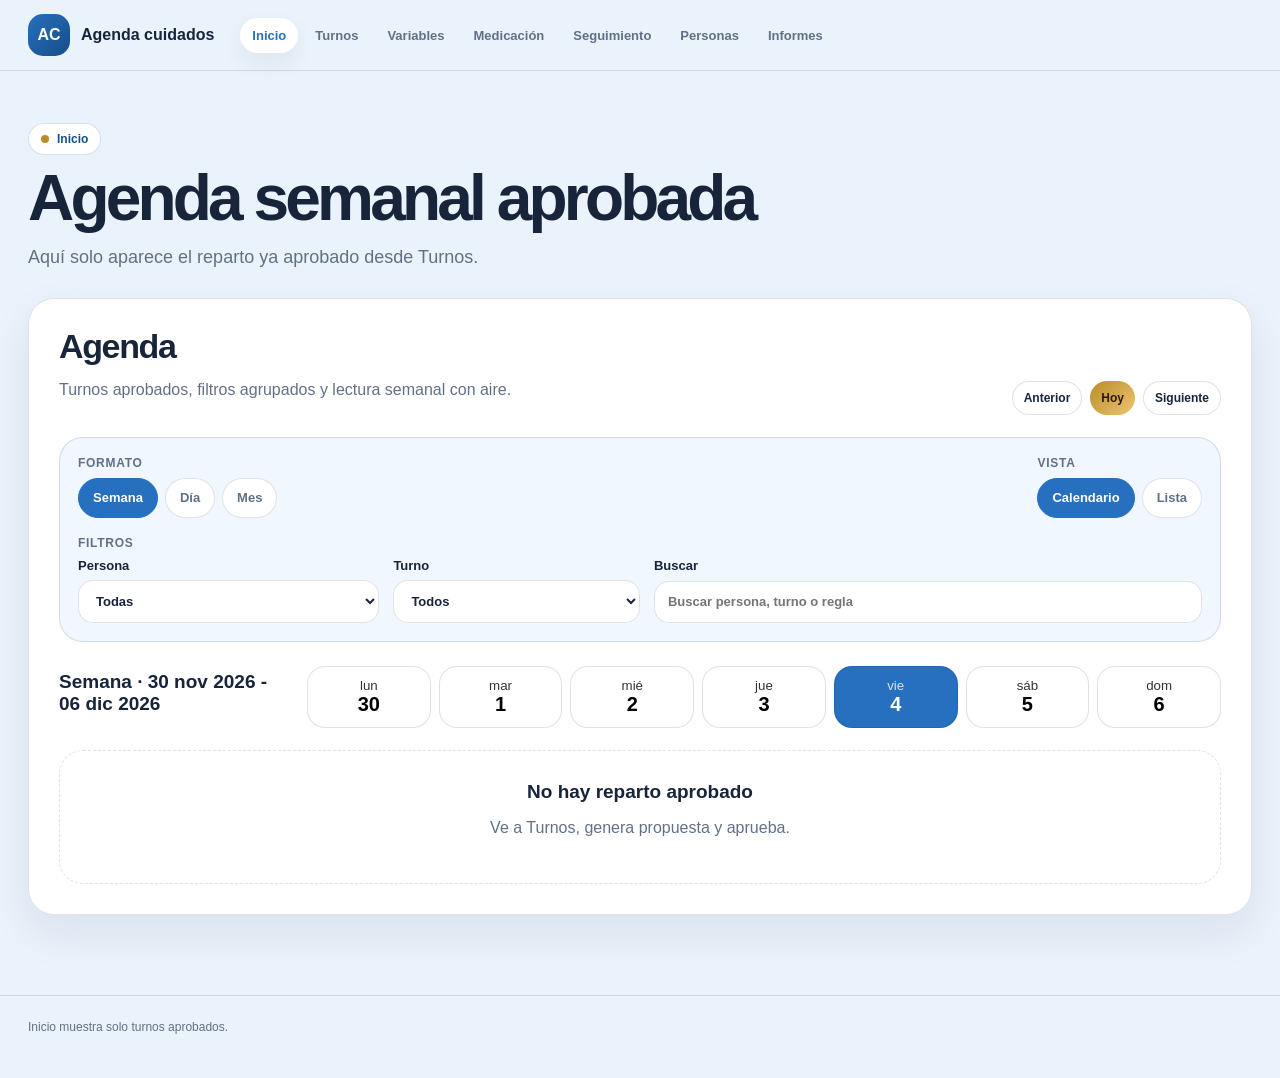
<file: index.html>
<!doctype html><html lang="es" data-page="hoy"><head><meta charset="utf-8"><meta name="viewport" content="width=device-width,initial-scale=1"><title>Agenda de cuidados · Inicio</title><link rel="stylesheet" href="assets/css/app.css"><script defer src="assets/js/app.js"></script></head><body><header class="topbar"><nav class="nav"><a href="index.html" class="brand"><span class="brand-mark">AC</span><span>Agenda cuidados</span></a><div class="nav-links" id="navLinks"><a href="index.html" data-nav="hoy">Inicio</a><a href="turnos.html" data-nav="turnos">Turnos</a><a href="variables.html" data-nav="variables">Variables</a><a href="medicacion.html" data-nav="medicacion">Medicación</a><a href="seguimiento.html" data-nav="seguimiento">Seguimiento</a><a href="personas.html" data-nav="personas">Personas</a><a href="informes.html" data-nav="informes">Informes</a></div><button class="menu-toggle" id="menuToggle" type="button"><span></span><span></span><span></span></button></nav></header><main class="main home-main"><section class="home-hero-simple"><div><div class="eyebrow">Inicio</div><h1>Agenda semanal aprobada</h1><p class="lead">Aquí solo aparece el reparto ya aprobado desde Turnos.</p></div></section><section class="card agenda-shell"><div class="agenda-header"><div><h2>Agenda</h2><p class="muted">Turnos aprobados, filtros agrupados y lectura semanal con aire.</p></div><div class="toolbar-nav"><button class="btn btn-soft btn-small" id="homePrev" type="button">Anterior</button><button class="btn btn-amber btn-small" id="homeToday" type="button">Hoy</button><button class="btn btn-soft btn-small" id="homeNext" type="button">Siguiente</button></div></div><div class="agenda-controls"><div class="control-row"><div class="toolbar-group"><span>Formato</span><div class="tabs"><button class="tab active" data-home-range="semana" type="button">Semana</button><button class="tab" data-home-range="dia" type="button">Día</button><button class="tab" data-home-range="mes" type="button">Mes</button></div></div><div class="toolbar-group"><span>Vista</span><div class="tabs"><button class="tab active" data-home-mode="calendar" type="button">Calendario</button><button class="tab" data-home-mode="list" type="button">Lista</button></div></div></div><div class="toolbar-group"><span>Filtros</span><div class="filters-grid"><label>Persona<select id="homePerson"><option value="">Todas</option></select></label><label>Turno<select id="homeShift"><option value="all">Todos</option><option value="dia">Día</option><option value="tarde">Tarde</option><option value="noche">Noche</option></select></label><label>Buscar<input id="homeSearch" placeholder="Buscar persona, turno o regla"></label></div></div></div><div class="agenda-period-row"><h3 id="agendaPeriodTitle">Semana</h3><div class="calendar compact" id="homeCalendar"></div></div><div id="agendaUnified" class="agenda-unified"></div></section></main><footer class="footer"><span>Datos locales en el navegador.</span></footer></body></html>
</file>
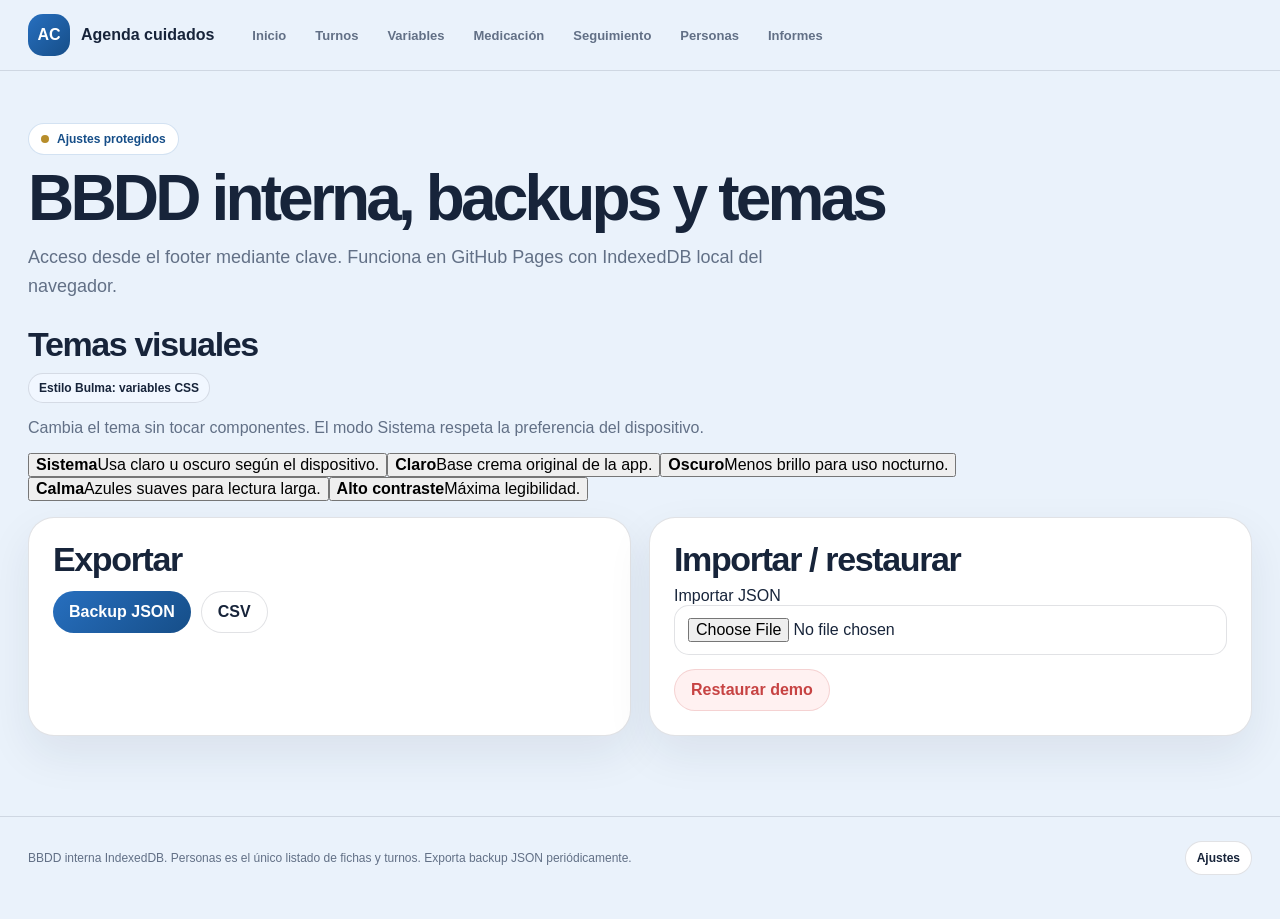
<file: ajustes.html>
<!doctype html><html lang="es" data-page="ajustes"><head><meta charset="utf-8"><meta name="viewport" content="width=device-width,initial-scale=1"><title>Agenda de cuidados · Ajustes</title><link rel="manifest" href="manifest.webmanifest"><link rel="icon" href="assets/icons/icon.svg" type="image/svg+xml"><link rel="preconnect" href="https://fonts.googleapis.com"><link rel="preconnect" href="https://fonts.gstatic.com" crossorigin><link href="https://fonts.googleapis.com/css2?family=Manrope:wght@200..800&display=swap" rel="stylesheet"><script>(function(){try{var t=localStorage.getItem('agendaCuidadosTheme')||'calm';if(t&&t!=='system'){document.documentElement.setAttribute('data-theme',t);document.documentElement.classList.add('theme-'+t);}}catch(e){}})();</script><link rel="stylesheet" href="assets/css/app.css"><script defer src="assets/js/app.js"></script></head><body><header class="topbar"><nav class="nav"><a href="index.html" class="brand"><span class="brand-mark">AC</span><span>Agenda cuidados</span></a><div class="nav-links" id="navLinks"><a href="index.html" data-nav="hoy">Inicio</a><a href="turnos.html" data-nav="turnos">Turnos</a><a href="variables.html" data-nav="variables">Variables</a><a href="medicacion.html" data-nav="medicacion">Medicación</a><a href="seguimiento.html" data-nav="seguimiento">Seguimiento</a><a href="personas.html" data-nav="personas">Personas</a><a href="informes.html" data-nav="informes">Informes</a></div><div class="theme-tools"><select id="themeSelect" class="theme-select" aria-label="Tema visual"><option value="system">Sistema</option><option value="light">Claro</option><option value="dark">Oscuro</option><option value="calm">Calma</option><option value="contrast">Alto contraste</option></select></div><button class="menu-toggle" id="menuToggle" type="button" aria-label="Abrir menú"><span></span><span></span><span></span></button></nav></header><main class="main"><section class="head"><div><div class="eyebrow">Ajustes protegidos</div><h1>BBDD interna, backups y temas</h1><p class="lead">Acceso desde el footer mediante clave. Funciona en GitHub Pages con IndexedDB local del navegador.</p></div></section><section class="theme-panel"><div class="section-title"><h2>Temas visuales</h2><span class="pill blue">Estilo Bulma: variables CSS</span></div><p class="muted">Cambia el tema sin tocar componentes. El modo Sistema respeta la preferencia del dispositivo.</p><div class="theme-grid"><button type="button" class="theme-card" data-theme-choice="system"><strong>Sistema</strong><span>Usa claro u oscuro según el dispositivo.</span></button><button type="button" class="theme-card" data-theme-choice="light"><strong>Claro</strong><span>Base crema original de la app.</span></button><button type="button" class="theme-card" data-theme-choice="dark"><strong>Oscuro</strong><span>Menos brillo para uso nocturno.</span></button><button type="button" class="theme-card" data-theme-choice="calm"><strong>Calma</strong><span>Azules suaves para lectura larga.</span></button><button type="button" class="theme-card" data-theme-choice="contrast"><strong>Alto contraste</strong><span>Máxima legibilidad.</span></button></div></section><section id="backupInfo"></section><section class="grid grid2" style="margin-top:16px"><article class="card"><h2>Exportar</h2><div class="actions"><button class="btn btn-primary" data-export-json>Backup JSON</button><button class="btn btn-soft" data-export-csv>CSV</button></div></article><article class="card"><h2>Importar / restaurar</h2><label>Importar JSON<input id="backupImport" type="file" accept="application/json,.json"></label><div class="actions"><button class="btn btn-danger" data-reset-demo>Restaurar demo</button></div></article></section></main><div class="modal" id="taskModal"><div class="modal-card"><div class="modal-head"><h2>Tarea de cuidado</h2><button class="close" type="button" data-close-modal>×</button></div><form id="taskForm"><input type="hidden" name="id"><div class="form-grid"><label>Título<input name="title" required></label><label>Fecha<input name="date" type="date" required></label><label>Hora<input name="time" type="time" required></label><label>Categoría<select name="category"><option>medicación</option><option>higiene</option><option>alimentación</option><option>actividad</option><option>acompañamiento</option><option>cita médica</option><option>otro</option></select></label><label>Persona asignada<input name="caregiver" placeholder="Nombre de persona"></label><label>Prioridad<select name="priority"><option>baja</option><option selected>media</option><option>alta</option></select></label><label>Estado<select name="status"><option selected>pendiente</option><option>hecha</option><option>omitida</option></select></label><label class="full">Notas<textarea name="notes"></textarea></label></div><div class="actions"><button class="btn btn-primary" type="submit">Guardar</button><button class="btn btn-soft" type="button" data-close-modal>Cancelar</button></div></form></div></div><footer class="footer"><div class="footer-row"><span>BBDD interna IndexedDB. Personas es el único listado de fichas y turnos. Exporta backup JSON periódicamente.</span><button type="button" class="btn btn-soft btn-small footer-settings" data-settings-gate>Ajustes</button></div></footer></body></html>
</file>
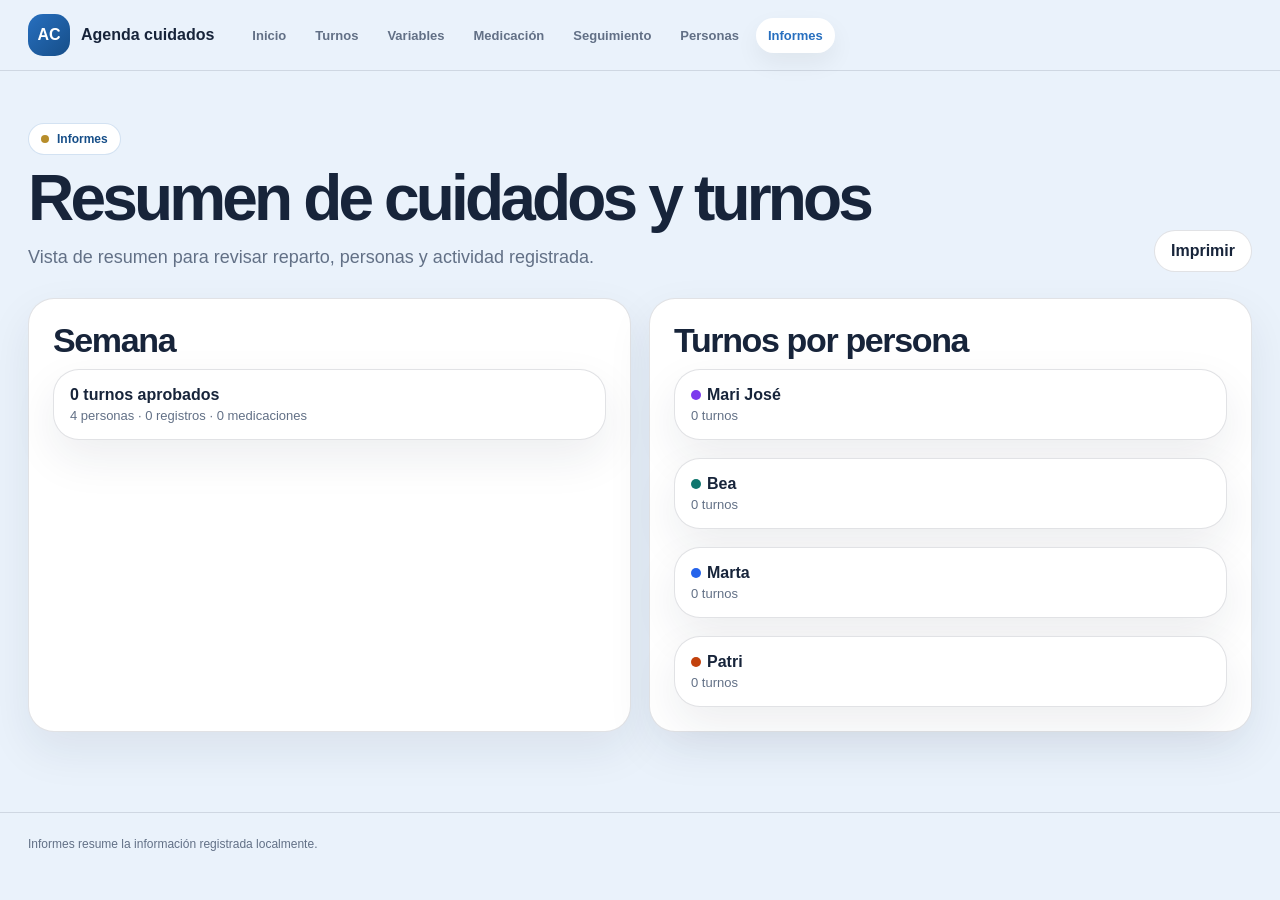
<file: informes.html>
<!doctype html><html lang="es" data-page="informes"><head><meta charset="utf-8"><meta name="viewport" content="width=device-width,initial-scale=1"><title>Agenda de cuidados · Informes</title><link rel="stylesheet" href="assets/css/app.css"><script defer src="assets/js/app.js"></script></head><body><header class="topbar"><nav class="nav"><a href="index.html" class="brand"><span class="brand-mark">AC</span><span>Agenda cuidados</span></a><div class="nav-links" id="navLinks"><a href="index.html" data-nav="hoy">Inicio</a><a href="turnos.html" data-nav="turnos">Turnos</a><a href="variables.html" data-nav="variables">Variables</a><a href="medicacion.html" data-nav="medicacion">Medicación</a><a href="seguimiento.html" data-nav="seguimiento">Seguimiento</a><a href="personas.html" data-nav="personas">Personas</a><a href="informes.html" data-nav="informes">Informes</a></div><button class="menu-toggle" id="menuToggle" type="button"><span></span><span></span><span></span></button></nav></header><main class="main"><section class="head"><div><div class="eyebrow">Informes</div><h1>Resumen de cuidados y turnos</h1><p class="lead">Vista de resumen para revisar reparto, personas y actividad registrada.</p></div><div class="actions"><button class="btn btn-soft" onclick="print()">Imprimir</button></div></section><section class="grid grid2"><article class="card"><h2>Semana</h2><div id="weeklyReport" class="grid"></div></article><article class="card"><h2>Turnos por persona</h2><div id="turnoReport" class="grid"></div></article></section></main><footer class="footer"><span>Informes resume la información registrada localmente.</span></footer></body></html>
</file>
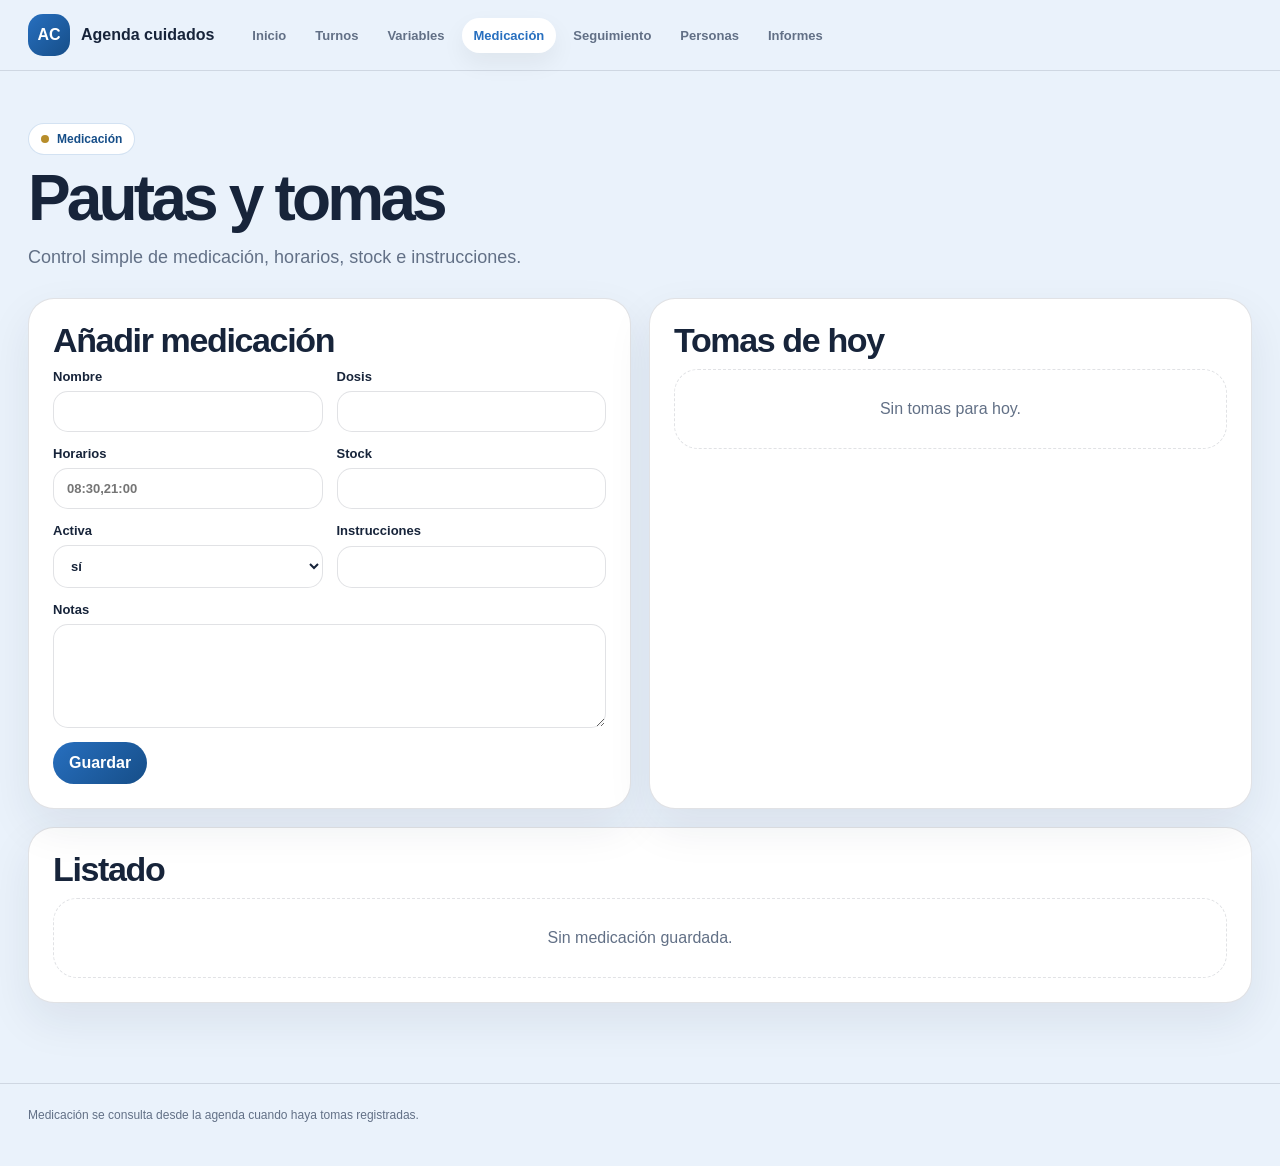
<file: medicacion.html>
<!doctype html><html lang="es" data-page="medicacion"><head><meta charset="utf-8"><meta name="viewport" content="width=device-width,initial-scale=1"><title>Agenda de cuidados · Medicación</title><link rel="stylesheet" href="assets/css/app.css"><script defer src="assets/js/app.js"></script></head><body><header class="topbar"><nav class="nav"><a href="index.html" class="brand"><span class="brand-mark">AC</span><span>Agenda cuidados</span></a><div class="nav-links" id="navLinks"><a href="index.html" data-nav="hoy">Inicio</a><a href="turnos.html" data-nav="turnos">Turnos</a><a href="variables.html" data-nav="variables">Variables</a><a href="medicacion.html" data-nav="medicacion">Medicación</a><a href="seguimiento.html" data-nav="seguimiento">Seguimiento</a><a href="personas.html" data-nav="personas">Personas</a><a href="informes.html" data-nav="informes">Informes</a></div><button class="menu-toggle" id="menuToggle" type="button"><span></span><span></span><span></span></button></nav></header><main class="main"><section class="head"><div><div class="eyebrow">Medicación</div><h1>Pautas y tomas</h1><p class="lead">Control simple de medicación, horarios, stock e instrucciones.</p></div></section><section class="grid grid2"><article class="card"><h2>Añadir medicación</h2><form id="medForm"><input type="hidden" name="id"><div class="form-grid"><label>Nombre<input name="name" required></label><label>Dosis<input name="dose"></label><label>Horarios<input name="times" placeholder="08:30,21:00"></label><label>Stock<input type="number" name="stock"></label><label>Activa<select name="active"><option>sí</option><option>no</option></select></label><label>Instrucciones<input name="instructions"></label><label class="full">Notas<textarea name="notes"></textarea></label></div><div class="actions"><button class="btn btn-primary" type="submit">Guardar</button></div></form></article><article class="card"><h2>Tomas de hoy</h2><div id="medDue" class="grid"></div></article></section><section class="card" style="margin-top:18px"><h2>Listado</h2><div id="medList" class="grid"></div></section></main><footer class="footer"><span>Medicación se consulta desde la agenda cuando haya tomas registradas.</span></footer></body></html>
</file>
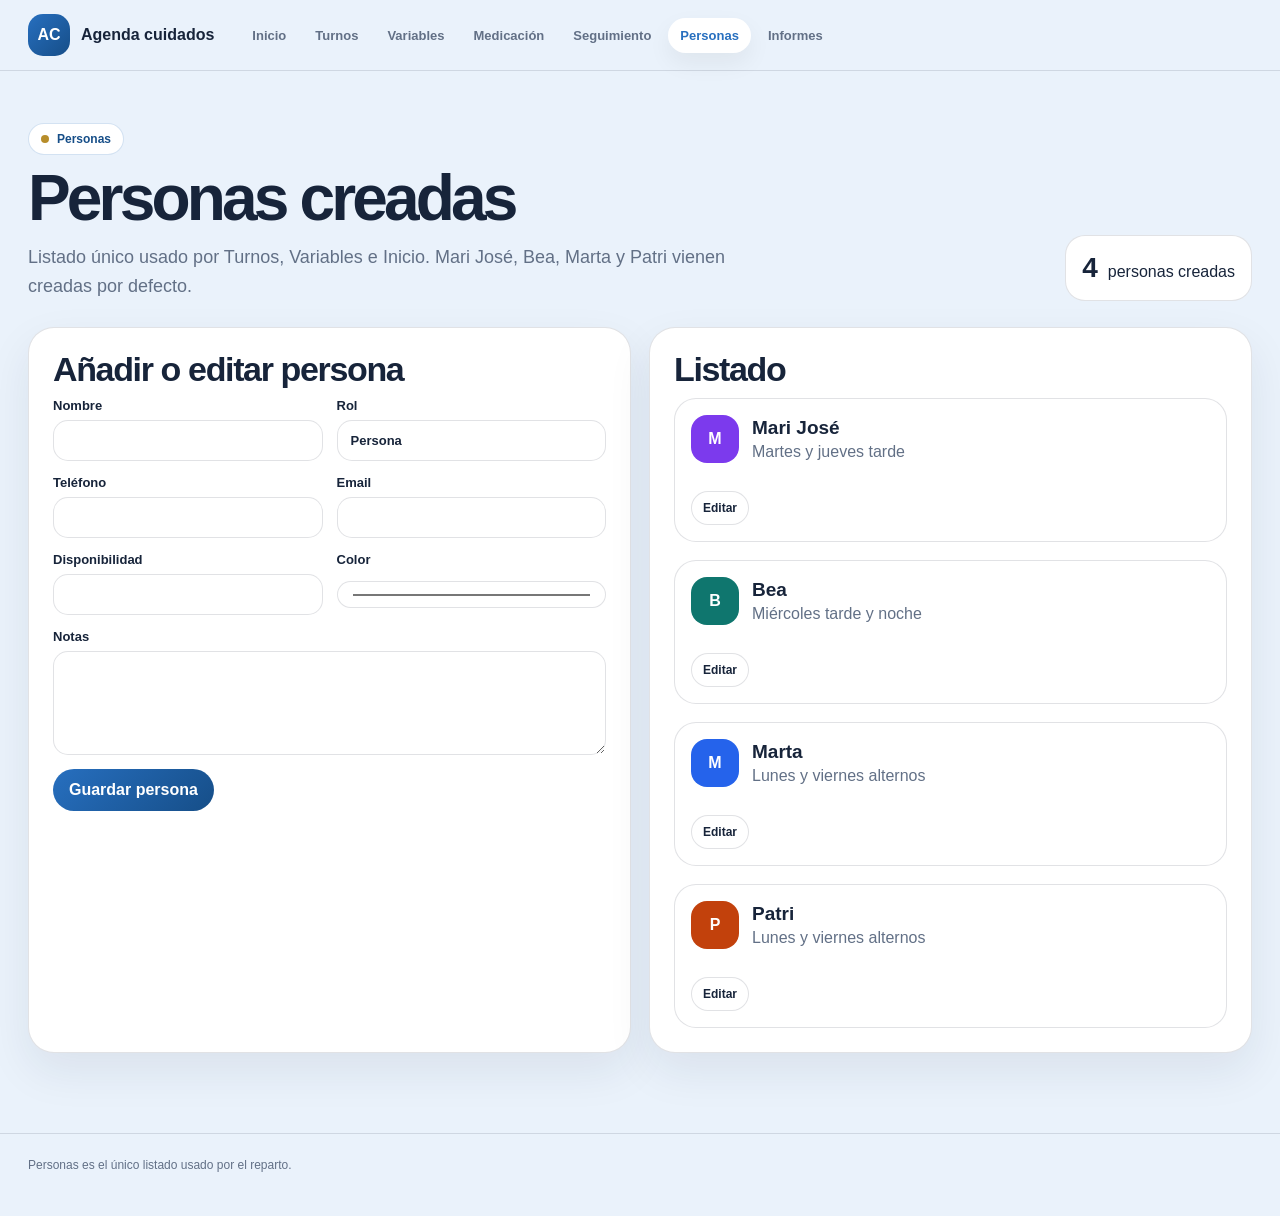
<file: personas.html>
<!doctype html><html lang="es" data-page="personas"><head><meta charset="utf-8"><meta name="viewport" content="width=device-width,initial-scale=1"><title>Agenda de cuidados · Personas</title><link rel="stylesheet" href="assets/css/app.css"><script defer src="assets/js/app.js"></script></head><body><header class="topbar"><nav class="nav"><a href="index.html" class="brand"><span class="brand-mark">AC</span><span>Agenda cuidados</span></a><div class="nav-links" id="navLinks"><a href="index.html" data-nav="hoy">Inicio</a><a href="turnos.html" data-nav="turnos">Turnos</a><a href="variables.html" data-nav="variables">Variables</a><a href="medicacion.html" data-nav="medicacion">Medicación</a><a href="seguimiento.html" data-nav="seguimiento">Seguimiento</a><a href="personas.html" data-nav="personas">Personas</a><a href="informes.html" data-nav="informes">Informes</a></div><button class="menu-toggle" id="menuToggle" type="button"><span></span><span></span><span></span></button></nav></header><main class="main"><section class="head"><div><div class="eyebrow">Personas</div><h1>Personas creadas</h1><p class="lead">Listado único usado por Turnos, Variables e Inicio. Mari José, Bea, Marta y Patri vienen creadas por defecto.</p></div><div id="carerKpis"></div></section><section class="grid grid2"><article class="card"><h2>Añadir o editar persona</h2><form id="carerForm"><input type="hidden" name="id"><div class="form-grid"><label>Nombre<input name="name" required></label><label>Rol<input name="role" value="Persona"></label><label>Teléfono<input name="phone"></label><label>Email<input name="email"></label><label>Disponibilidad<input name="availability"></label><label>Color<input name="color" type="color" value="#176b5a"></label><label class="full">Notas<textarea name="notes"></textarea></label></div><div class="actions"><button class="btn btn-primary" type="submit">Guardar persona</button></div></form></article><article class="card"><h2>Listado</h2><div id="carerList" class="grid"></div></article></section></main><footer class="footer"><span>Personas es el único listado usado por el reparto.</span></footer></body></html>
</file>
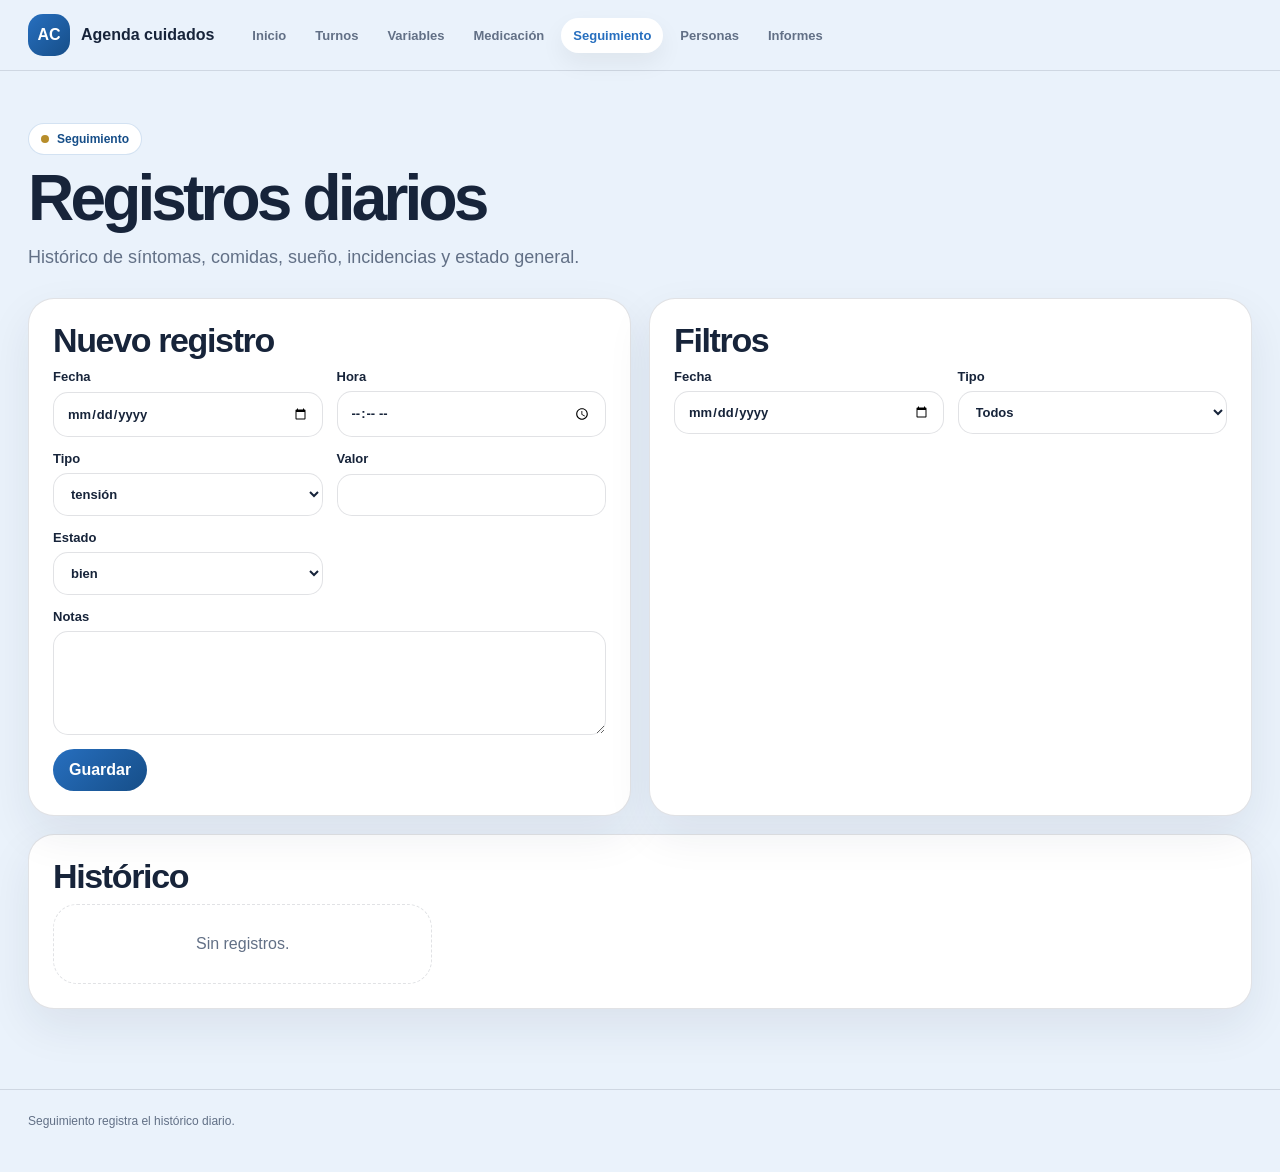
<file: seguimiento.html>
<!doctype html><html lang="es" data-page="seguimiento"><head><meta charset="utf-8"><meta name="viewport" content="width=device-width,initial-scale=1"><title>Agenda de cuidados · Seguimiento</title><link rel="stylesheet" href="assets/css/app.css"><script defer src="assets/js/app.js"></script></head><body><header class="topbar"><nav class="nav"><a href="index.html" class="brand"><span class="brand-mark">AC</span><span>Agenda cuidados</span></a><div class="nav-links" id="navLinks"><a href="index.html" data-nav="hoy">Inicio</a><a href="turnos.html" data-nav="turnos">Turnos</a><a href="variables.html" data-nav="variables">Variables</a><a href="medicacion.html" data-nav="medicacion">Medicación</a><a href="seguimiento.html" data-nav="seguimiento">Seguimiento</a><a href="personas.html" data-nav="personas">Personas</a><a href="informes.html" data-nav="informes">Informes</a></div><button class="menu-toggle" id="menuToggle" type="button"><span></span><span></span><span></span></button></nav></header><main class="main"><section class="head"><div><div class="eyebrow">Seguimiento</div><h1>Registros diarios</h1><p class="lead">Histórico de síntomas, comidas, sueño, incidencias y estado general.</p></div></section><section class="grid grid2"><article class="card"><h2>Nuevo registro</h2><form id="logForm"><div class="form-grid"><label>Fecha<input name="date" type="date"></label><label>Hora<input name="time" type="time"></label><label>Tipo<select name="type"><option>tensión</option><option>hidratación</option><option>comida</option><option>sueño</option><option>síntoma</option><option>estado de ánimo</option><option>medicación</option><option>incidencia</option><option>otro</option></select></label><label>Valor<input name="value"></label><label>Estado<select name="mood"><option>bien</option><option>tranquila</option><option>cansada</option><option>dolor</option><option>confusión</option><option>urgente</option></select></label><label class="full">Notas<textarea name="notes"></textarea></label></div><div class="actions"><button class="btn btn-primary">Guardar</button></div></form></article><article class="card"><h2>Filtros</h2><div class="form-grid"><label>Fecha<input id="logDateFilter" type="date"></label><label>Tipo<select id="logTypeFilter"><option value="">Todos</option><option>tensión</option><option>hidratación</option><option>comida</option><option>sueño</option><option>síntoma</option><option>estado de ánimo</option><option>medicación</option><option>incidencia</option><option>otro</option></select></label></div></article></section><section class="card" style="margin-top:18px"><h2>Histórico</h2><div id="logList" class="grid grid3"></div></section></main><footer class="footer"><span>Seguimiento registra el histórico diario.</span></footer></body></html>
</file>
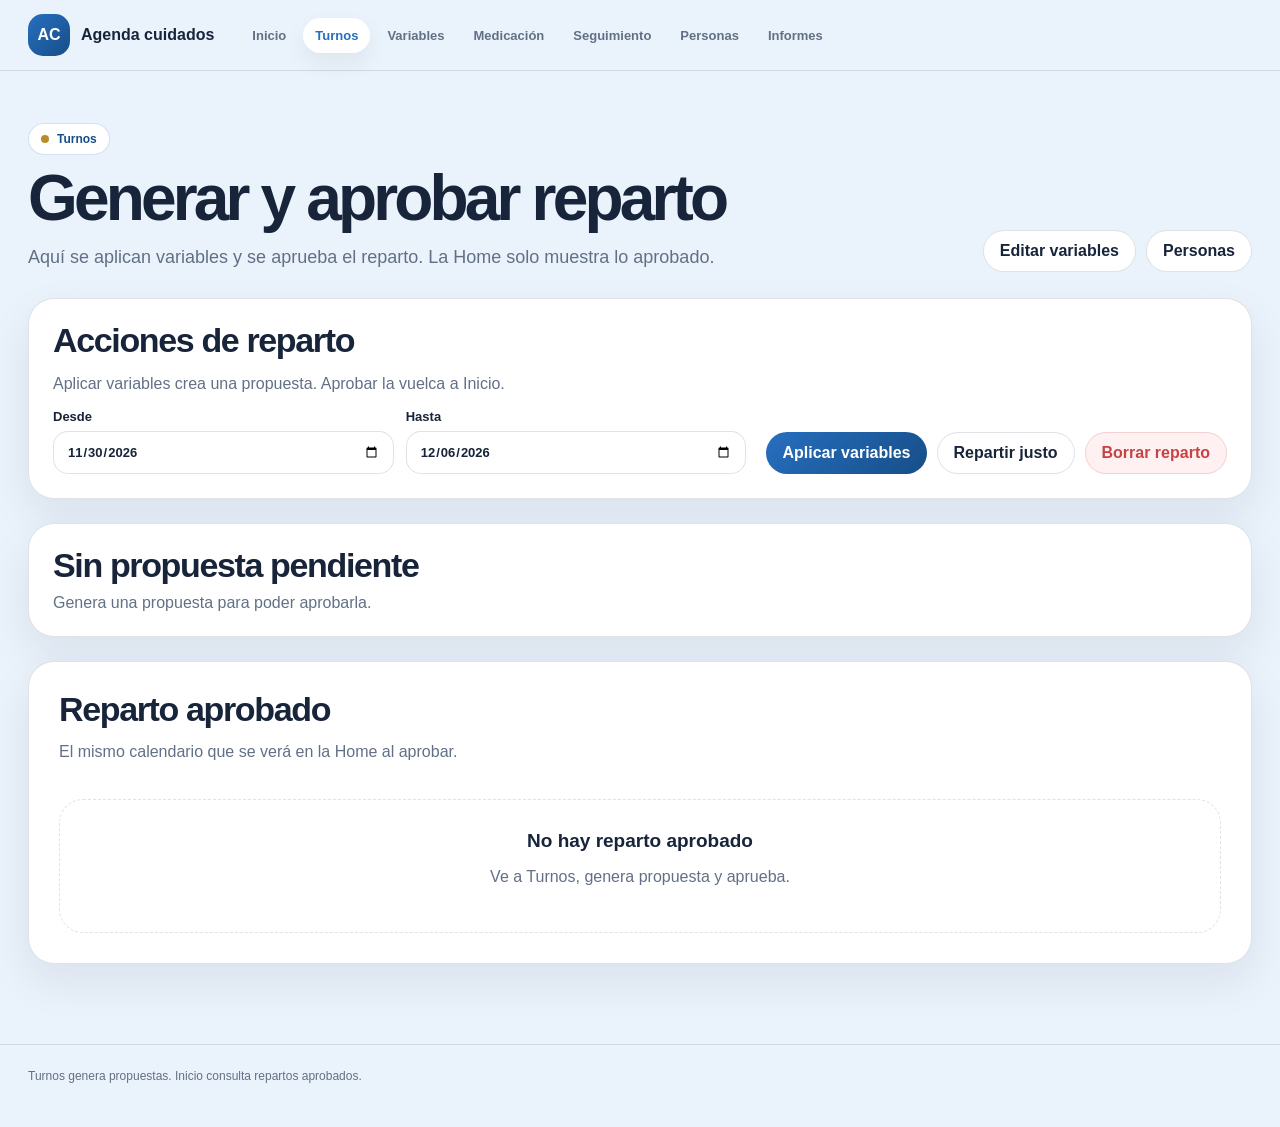
<file: turnos.html>
<!doctype html><html lang="es" data-page="turnos"><head><meta charset="utf-8"><meta name="viewport" content="width=device-width,initial-scale=1"><title>Agenda de cuidados · Turnos</title><link rel="stylesheet" href="assets/css/app.css"><script defer src="assets/js/app.js"></script></head><body><header class="topbar"><nav class="nav"><a href="index.html" class="brand"><span class="brand-mark">AC</span><span>Agenda cuidados</span></a><div class="nav-links" id="navLinks"><a href="index.html" data-nav="hoy">Inicio</a><a href="turnos.html" data-nav="turnos">Turnos</a><a href="variables.html" data-nav="variables">Variables</a><a href="medicacion.html" data-nav="medicacion">Medicación</a><a href="seguimiento.html" data-nav="seguimiento">Seguimiento</a><a href="personas.html" data-nav="personas">Personas</a><a href="informes.html" data-nav="informes">Informes</a></div><button class="menu-toggle" id="menuToggle" type="button"><span></span><span></span><span></span></button></nav></header><main class="main turnos-main"><section class="head"><div><div class="eyebrow">Turnos</div><h1>Generar y aprobar reparto</h1><p class="lead">Aquí se aplican variables y se aprueba el reparto. La Home solo muestra lo aprobado.</p></div><div class="actions"><a class="btn btn-soft" href="variables.html">Editar variables</a><a class="btn btn-soft" href="personas.html">Personas</a></div></section><section class="turnos-workspace"><article class="card turnos-action-card"><div><h2>Acciones de reparto</h2><p class="muted">Aplicar variables crea una propuesta. Aprobar la vuelca a Inicio.</p><div class="date-range"><label>Desde<input id="turnosFairFrom" type="date"></label><label>Hasta<input id="turnosFairUntil" type="date"></label></div></div><div class="actions"><button class="btn btn-primary" data-turnos-apply type="button">Aplicar variables</button><button class="btn btn-soft" data-turnos-fair type="button">Repartir justo</button><button class="btn btn-danger" data-turnos-clear type="button">Borrar reparto</button></div></article><div id="proposalBox"></div><article class="card agenda-shell"><div class="agenda-header"><div><h2>Reparto aprobado</h2><p class="muted">El mismo calendario que se verá en la Home al aprobar.</p></div></div><div id="turnosAgenda" class="agenda-unified"></div></article></section></main><footer class="footer"><span>Turnos genera propuestas. Inicio consulta repartos aprobados.</span></footer></body></html>
</file>
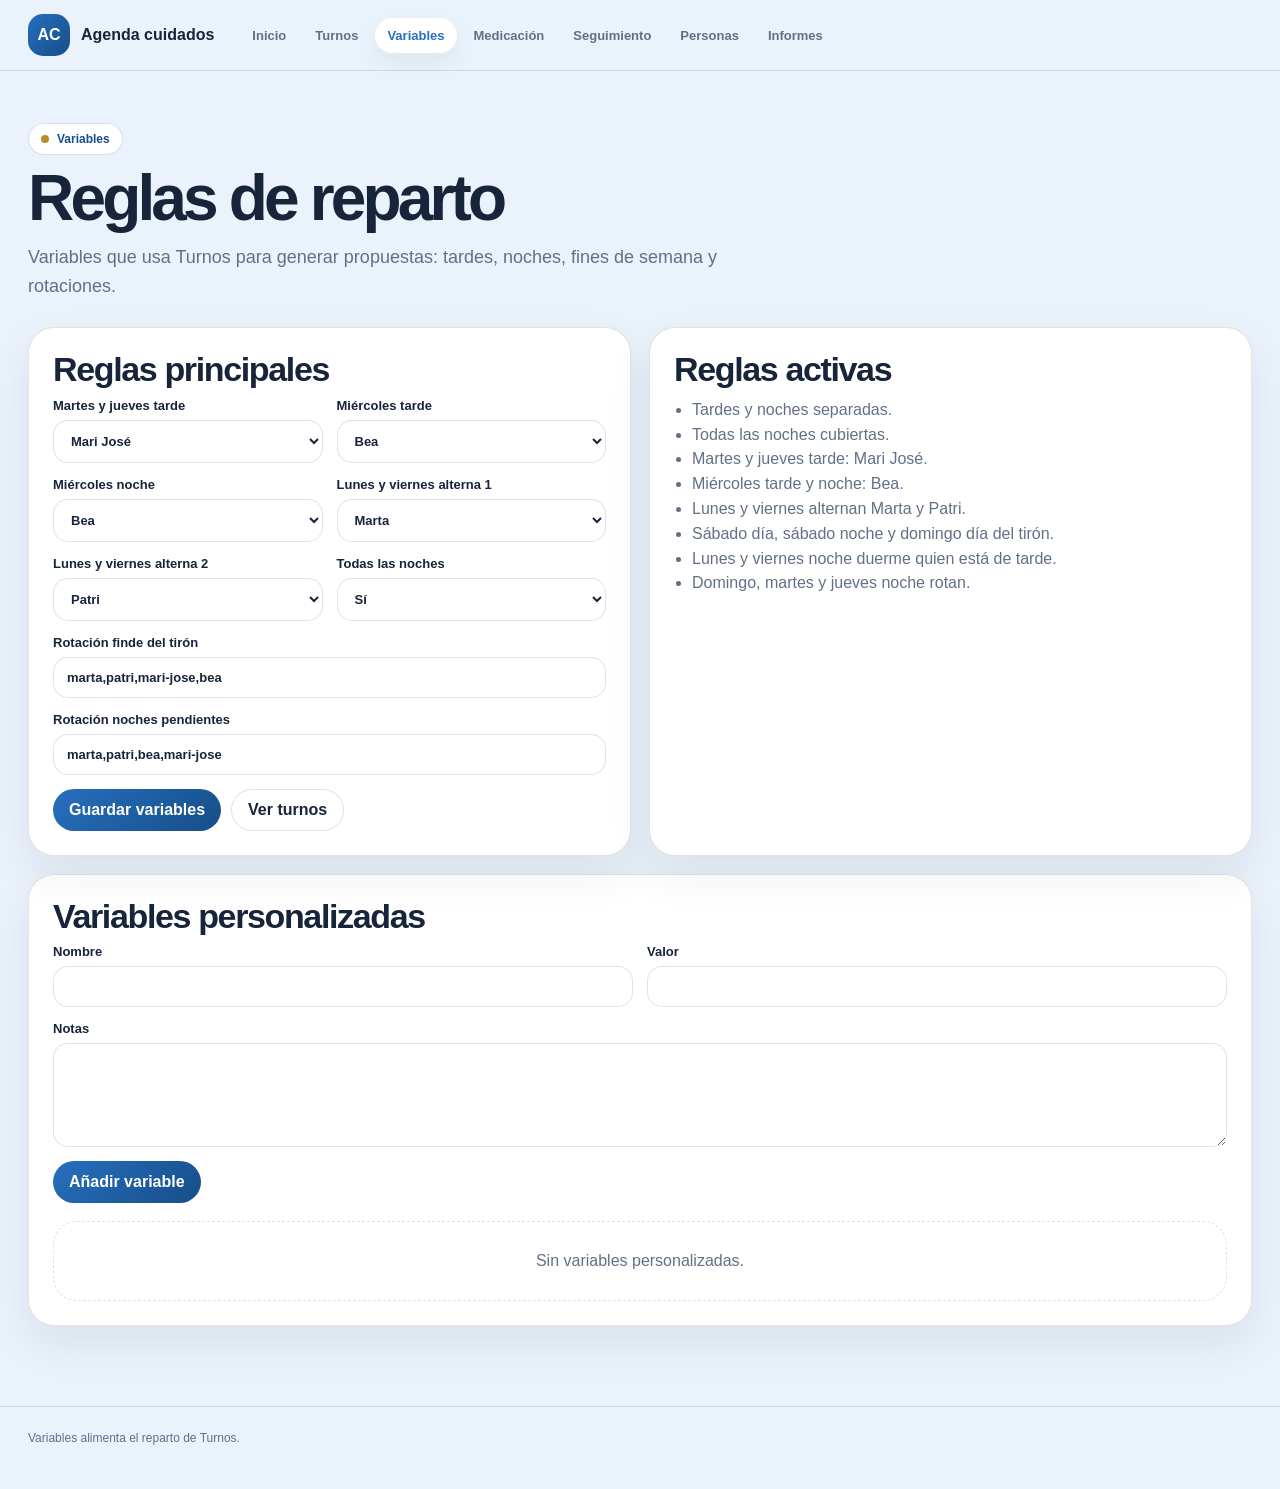
<file: variables.html>
<!doctype html><html lang="es" data-page="variables"><head><meta charset="utf-8"><meta name="viewport" content="width=device-width,initial-scale=1"><title>Agenda de cuidados · Variables</title><link rel="stylesheet" href="assets/css/app.css"><script defer src="assets/js/app.js"></script></head><body><header class="topbar"><nav class="nav"><a href="index.html" class="brand"><span class="brand-mark">AC</span><span>Agenda cuidados</span></a><div class="nav-links" id="navLinks"><a href="index.html" data-nav="hoy">Inicio</a><a href="turnos.html" data-nav="turnos">Turnos</a><a href="variables.html" data-nav="variables">Variables</a><a href="medicacion.html" data-nav="medicacion">Medicación</a><a href="seguimiento.html" data-nav="seguimiento">Seguimiento</a><a href="personas.html" data-nav="personas">Personas</a><a href="informes.html" data-nav="informes">Informes</a></div><button class="menu-toggle" id="menuToggle" type="button"><span></span><span></span><span></span></button></nav></header><main class="main"><section class="head"><div><div class="eyebrow">Variables</div><h1>Reglas de reparto</h1><p class="lead">Variables que usa Turnos para generar propuestas: tardes, noches, fines de semana y rotaciones.</p></div></section><section class="grid grid2"><article class="card"><h2>Reglas principales</h2><form id="rulesForm"><div class="form-grid"><label>Martes y jueves tarde<select name="tueThuAfternoon" data-person-select></select></label><label>Miércoles tarde<select name="wedAfternoon" data-person-select></select></label><label>Miércoles noche<select name="wedNight" data-person-select></select></label><label>Lunes y viernes alterna 1<select name="monFriAlternation1" data-person-select></select></label><label>Lunes y viernes alterna 2<select name="monFriAlternation2" data-person-select></select></label><label>Todas las noches<select name="everyNightCovered"><option value="true">Sí</option></select></label><label class="full">Rotación finde del tirón<input name="weekendRotation" value="marta,patri,mari-jose,bea"></label><label class="full">Rotación noches pendientes<input name="nightRotation" value="marta,patri,bea,mari-jose"></label></div><div class="actions"><button class="btn btn-primary" type="submit">Guardar variables</button><a class="btn btn-soft" href="turnos.html">Ver turnos</a></div></form></article><article class="card"><h2>Reglas activas</h2><ul class="rule-summary"><li>Tardes y noches separadas.</li><li>Todas las noches cubiertas.</li><li>Martes y jueves tarde: Mari José.</li><li>Miércoles tarde y noche: Bea.</li><li>Lunes y viernes alternan Marta y Patri.</li><li>Sábado día, sábado noche y domingo día del tirón.</li><li>Lunes y viernes noche duerme quien está de tarde.</li><li>Domingo, martes y jueves noche rotan.</li></ul></article></section><section class="card" style="margin-top:18px"><h2>Variables personalizadas</h2><form id="variableForm"><div class="form-grid"><label>Nombre<input name="name" required></label><label>Valor<input name="value"></label><label class="full">Notas<textarea name="notes"></textarea></label></div><div class="actions"><button class="btn btn-primary" type="submit">Añadir variable</button></div></form><div id="variableList" class="grid" style="margin-top:18px"></div></section></main><footer class="footer"><span>Variables alimenta el reparto de Turnos.</span></footer></body></html>
</file>
<file: assets/css/app.css>
:root{--bg:#eaf2fb;--card:#fff;--ink:#17243a;--muted:#627086;--line:rgba(23,36,58,.13);--primary:#276fbf;--primary-dark:#164e88;--soft:#f1f7ff;--amber:#b78d2a;--red:#c74343;--shadow:0 18px 45px rgba(23,36,58,.08);--r:26px;--max:1560px;--font:Manrope,Helvetica,Arial,sans-serif}*{box-sizing:border-box}html{width:100%;overflow-x:hidden;-webkit-text-size-adjust:100%;scroll-behavior:smooth}body{margin:0;width:100%;min-width:0;overflow-x:hidden;background:var(--bg);color:var(--ink);font-family:var(--font)}button,input,select,textarea{font:inherit}button{cursor:pointer}a{color:inherit;text-decoration:none}.topbar{position:sticky;top:0;z-index:40;background:rgba(234,242,251,.94);backdrop-filter:blur(16px);border-bottom:1px solid var(--line)}.nav{max-width:var(--max);margin:auto;padding:14px 28px;display:flex;align-items:center;gap:16px}.brand{display:flex;align-items:center;gap:11px;font-weight:900;margin-right:10px;min-width:0}.brand span:last-child{white-space:nowrap;overflow:hidden;text-overflow:ellipsis}.brand-mark{width:42px;height:42px;border-radius:15px;background:linear-gradient(135deg,var(--primary),var(--primary-dark));color:#fff;display:grid;place-items:center;flex:0 0 auto}.nav-links{display:flex;gap:5px;align-items:center;flex:1}.nav-links a{font-size:13px;font-weight:800;color:var(--muted);padding:10px 12px;border-radius:999px}.nav-links a.active,.nav-links a:hover{background:var(--card);color:var(--primary);box-shadow:0 10px 24px rgba(0,0,0,.06)}.theme-tools{display:none!important}.menu-toggle{display:none;width:44px;height:44px;border:1px solid var(--line);background:var(--card);border-radius:14px;position:relative;flex:0 0 44px}.menu-toggle span{position:absolute;left:12px;right:12px;height:2px;background:var(--ink);border-radius:2px}.menu-toggle span:nth-child(1){top:14px}.menu-toggle span:nth-child(2){top:21px}.menu-toggle span:nth-child(3){top:28px}.main{max-width:var(--max);margin:auto;padding:34px 28px 80px;min-width:0}.head,.home-hero-simple{display:grid;grid-template-columns:minmax(0,1fr) auto;gap:24px;align-items:end;margin:18px 0 26px}.eyebrow{display:inline-flex;align-items:center;gap:8px;border:1px solid rgba(39,111,191,.2);background:#fff;color:var(--primary-dark);border-radius:999px;padding:8px 12px;font-size:12px;font-weight:900;margin-bottom:13px}.eyebrow:before{content:"";width:8px;height:8px;border-radius:50%;background:var(--amber)}h1{font-size:clamp(36px,5vw,64px);line-height:.96;letter-spacing:-.06em;margin:0;font-weight:800;max-width:860px}h2{font-size:clamp(24px,2.8vw,34px);line-height:1.05;letter-spacing:-.04em;margin:0 0 10px;font-weight:800}h3{font-size:19px;line-height:1.15;margin:0 0 8px;font-weight:800}.lead{font-size:18px;line-height:1.6;color:var(--muted);max-width:760px;margin:14px 0 0}.muted,.small{color:var(--muted)}.card,.item,.agenda-day,.proposal-card,.proposal-empty{background:var(--card);border:1px solid var(--line);border-radius:var(--r);padding:24px;box-shadow:var(--shadow);min-width:0}.agenda-shell{padding:30px}.agenda-header{display:grid;grid-template-columns:minmax(0,1fr) auto;gap:18px;align-items:end;margin-bottom:22px}.agenda-controls{display:grid;gap:18px;border:1px solid var(--line);border-radius:24px;background:var(--soft);padding:18px;margin-bottom:24px}.control-row{display:grid;grid-template-columns:1fr auto;gap:18px;align-items:end}.toolbar-group{display:grid;gap:8px;min-width:0}.toolbar-group>span{font-size:12px;color:var(--muted);font-weight:900;text-transform:uppercase;letter-spacing:.06em}.tabs{display:flex;gap:7px;flex-wrap:wrap}.tab{border:1px solid var(--line);background:var(--card);color:var(--muted);border-radius:999px;padding:10px 14px;font-size:13px;font-weight:900;min-height:40px}.tab.active,.tab:hover{background:var(--primary);border-color:var(--primary);color:#fff}.toolbar-nav{display:flex;gap:8px;justify-content:flex-end}.filters-grid{display:grid;grid-template-columns:1.1fr .9fr 2fr;gap:14px}.filters-grid label,.form-grid label,.date-range label{display:grid;gap:7px;font-size:13px;font-weight:800;min-width:0}input,select,textarea{width:100%;min-width:0;border:1px solid var(--line);border-radius:15px;background:var(--card);color:var(--ink);padding:12px 13px;outline:none}textarea{min-height:104px;resize:vertical}input:focus,select:focus,textarea:focus{border-color:var(--primary);box-shadow:0 0 0 4px rgba(39,111,191,.12)}.calendar.compact{display:grid;grid-template-columns:repeat(7,1fr);gap:8px;margin:0;min-width:0}.day{border:1px solid var(--line);background:var(--card);border-radius:18px;padding:11px 8px;text-align:center;min-width:0}.day.active{background:var(--primary);color:#fff}.day small{display:block;opacity:.8}.day b{font-size:20px}.agenda-period-row{display:grid;grid-template-columns:230px minmax(0,1fr);gap:18px;align-items:center;margin-bottom:22px}.agenda-calendar{display:grid;gap:10px}.agenda-calendar-head,.agenda-calendar-grid{display:grid;grid-template-columns:repeat(7,minmax(0,1fr));gap:10px}.agenda-calendar-head{color:var(--muted);font-size:12px;font-weight:900;text-transform:uppercase}.agenda-cell{min-height:210px;background:var(--card);border:1px solid var(--line);border-radius:20px;padding:12px;display:flex;flex-direction:column;gap:10px;overflow:hidden;min-width:0}.cell-date{display:flex;justify-content:space-between;align-items:center;gap:10px;border:0;background:transparent;color:inherit;padding:0;text-align:left;font-weight:900}.cell-date small{color:var(--muted);font-size:11px}.agenda-chip{border:1px solid var(--line);background:var(--soft);border-radius:15px;padding:10px;display:grid;gap:5px;font-size:12px;line-height:1.3;min-width:0}.agenda-chip.dia{border-left:5px solid #0f766e}.agenda-chip.tarde{border-left:5px solid #c2410c}.agenda-chip.noche{border-left:5px solid #1f2937}.agenda-chip strong,.agenda-chip span,.agenda-chip small{white-space:nowrap;overflow:hidden;text-overflow:ellipsis}.agenda-chip strong{font-size:13px}.agenda-chip span,.agenda-chip small{color:var(--muted)}.person-dot{width:10px;height:10px;border-radius:50%;display:inline-block;margin-right:6px}.empty-state,.empty{border:1px dashed var(--line);border-radius:24px;padding:30px;text-align:center;color:var(--muted);background:#fff}.empty-state h3{color:var(--ink)}.btn{border:0;border-radius:999px;min-height:42px;padding:11px 16px;display:inline-flex;align-items:center;justify-content:center;gap:8px;font-weight:900;white-space:nowrap}.btn-primary{background:linear-gradient(135deg,var(--primary),var(--primary-dark));color:#fff}.btn-soft{background:var(--card);border:1px solid var(--line);color:var(--ink)}.btn-amber{background:linear-gradient(135deg,var(--amber),#f0c46e);color:#2d1a05}.btn-danger{background:#fff1f1;color:var(--red);border:1px solid rgba(199,67,67,.18)}.btn-small{padding:8px 11px;min-height:34px;font-size:12px}.actions{display:flex;gap:10px;flex-wrap:wrap;margin-top:14px}.turnos-workspace{display:grid;gap:24px}.turnos-action-card{display:grid;grid-template-columns:minmax(0,1fr) auto;gap:20px;align-items:end}.date-range{display:grid;grid-template-columns:repeat(2,minmax(170px,1fr));gap:12px}.proposal-card{display:grid;gap:18px}.proposal-card p,.proposal-empty p{color:var(--muted);margin:0}.proposal-counts{display:flex;gap:10px;flex-wrap:wrap}.proposal-counts span{border:1px solid var(--line);background:var(--card);border-radius:999px;padding:9px 12px;font-size:13px}.form-grid{display:grid;grid-template-columns:repeat(2,minmax(0,1fr));gap:14px}.full{grid-column:1/-1}.grid{display:grid;gap:18px}.grid2{grid-template-columns:repeat(2,minmax(0,1fr))}.grid3{grid-template-columns:repeat(3,minmax(0,1fr))}.grid4{grid-template-columns:repeat(4,minmax(0,1fr))}.item{padding:16px}.item-title{font-weight:900}.item-meta{color:var(--muted);font-size:13px;margin-top:4px}.person-card{border:1px solid var(--line);border-radius:22px;background:var(--card);padding:16px;display:grid;gap:14px}.person-main{display:grid;grid-template-columns:auto minmax(0,1fr);gap:13px;align-items:center}.person-main h3{margin:0 0 4px}.person-main p,.person-main small{margin:0;color:var(--muted)}.person-avatar{width:48px;height:48px;border-radius:16px;color:#fff;font-weight:900;display:grid;place-items:center}.small-summary{background:var(--card);border:1px solid var(--line);border-radius:20px;padding:16px;display:inline-flex;gap:10px;align-items:baseline}.small-summary strong{font-size:28px}.rule-summary{margin:0;padding-left:18px;color:var(--muted);line-height:1.55}.pill{display:inline-flex;border-radius:999px;padding:7px 10px;font-size:12px;font-weight:900;background:var(--soft);border:1px solid var(--line)}.footer{max-width:var(--max);margin:auto;padding:24px 28px 44px;color:var(--muted);font-size:12px;border-top:1px solid var(--line)}.footer-row{display:flex;justify-content:space-between;gap:16px;align-items:center}.toast{position:fixed;left:50%;bottom:18px;transform:translateX(-50%);z-index:100;background:#10231f;color:#fff;border-radius:999px;padding:12px 16px;font-weight:900;box-shadow:0 18px 50px rgba(0,0,0,.2)}.modal{display:none}.visually-hidden{position:absolute!important;width:1px;height:1px;padding:0;margin:-1px;overflow:hidden;clip:rect(0,0,0,0);white-space:nowrap;border:0}html[data-page="hoy"] .kpis,html[data-page="turnos"] .kpis,html[data-page="turnos"] .filters-step,html[data-page="turnos"] .calendar-step,html[data-page="turnos"] .turnos-controls-card,html[data-page="turnos"] .home-agenda-only>.filters-step,html[data-page="turnos"] .home-agenda-only>.calendar-step{display:none!important}html[data-page="turnos"] .turnos-workspace{display:grid!important;grid-template-columns:1fr!important}html[data-page="turnos"] .turnos-action-card{display:grid!important}html[data-page="turnos"] .turnos-action-card+.filters-step,html[data-page="turnos"] .turnos-action-card~.filters-step{display:none!important}@media(max-width:1100px){.head,.home-hero-simple,.agenda-header,.control-row,.turnos-action-card{grid-template-columns:1fr}.toolbar-nav{justify-content:flex-start}.filters-grid{grid-template-columns:1fr 1fr}.agenda-period-row{grid-template-columns:1fr}.agenda-calendar-grid,.agenda-calendar-head{grid-template-columns:repeat(4,minmax(0,1fr))}.grid2,.grid3,.grid4{grid-template-columns:1fr}.nav{position:relative}.nav-links{display:none;position:absolute;top:70px;left:16px;right:16px;background:var(--card);border:1px solid var(--line);border-radius:22px;padding:10px;box-shadow:var(--shadow);z-index:80}.nav-links.open{display:grid}.nav-links a{display:block;padding:14px 16px}.menu-toggle{display:block;margin-left:auto}}@media(max-width:720px){.main{padding:22px 14px 64px}.nav{padding:12px 14px}.footer{padding-left:14px;padding-right:14px}.brand span:last-child{max-width:180px}.filters-grid,.date-range,.form-grid{grid-template-columns:1fr}.agenda-shell,.card,.proposal-card,.proposal-empty{padding:18px;border-radius:22px}.agenda-controls{padding:14px;border-radius:20px}.agenda-period-row{gap:12px}.agenda-calendar-grid{grid-template-columns:1fr}.agenda-calendar-head{display:none}.agenda-cell{min-height:auto}.tabs{display:grid;grid-template-columns:1fr 1fr;width:100%}.tab{width:100%}.toolbar-nav{display:grid;grid-template-columns:1fr 1fr 1fr;width:100%}.toolbar-nav .btn{width:100%}.actions{display:grid;grid-template-columns:1fr;width:100%}.actions .btn{width:100%}.calendar.compact{grid-template-columns:repeat(7,minmax(0,1fr));gap:5px}.day{padding:8px 3px;border-radius:13px}.day small{font-size:10px}.day b{font-size:16px}h1{font-size:40px}.lead{font-size:16px}.footer-row{display:grid}}@media(max-width:390px){.brand span:last-child{max-width:130px}.toolbar-nav{grid-template-columns:1fr}.tabs{grid-template-columns:1fr}.calendar.compact{gap:4px}.day b{font-size:14px}.day small{font-size:9px}}
</file>
